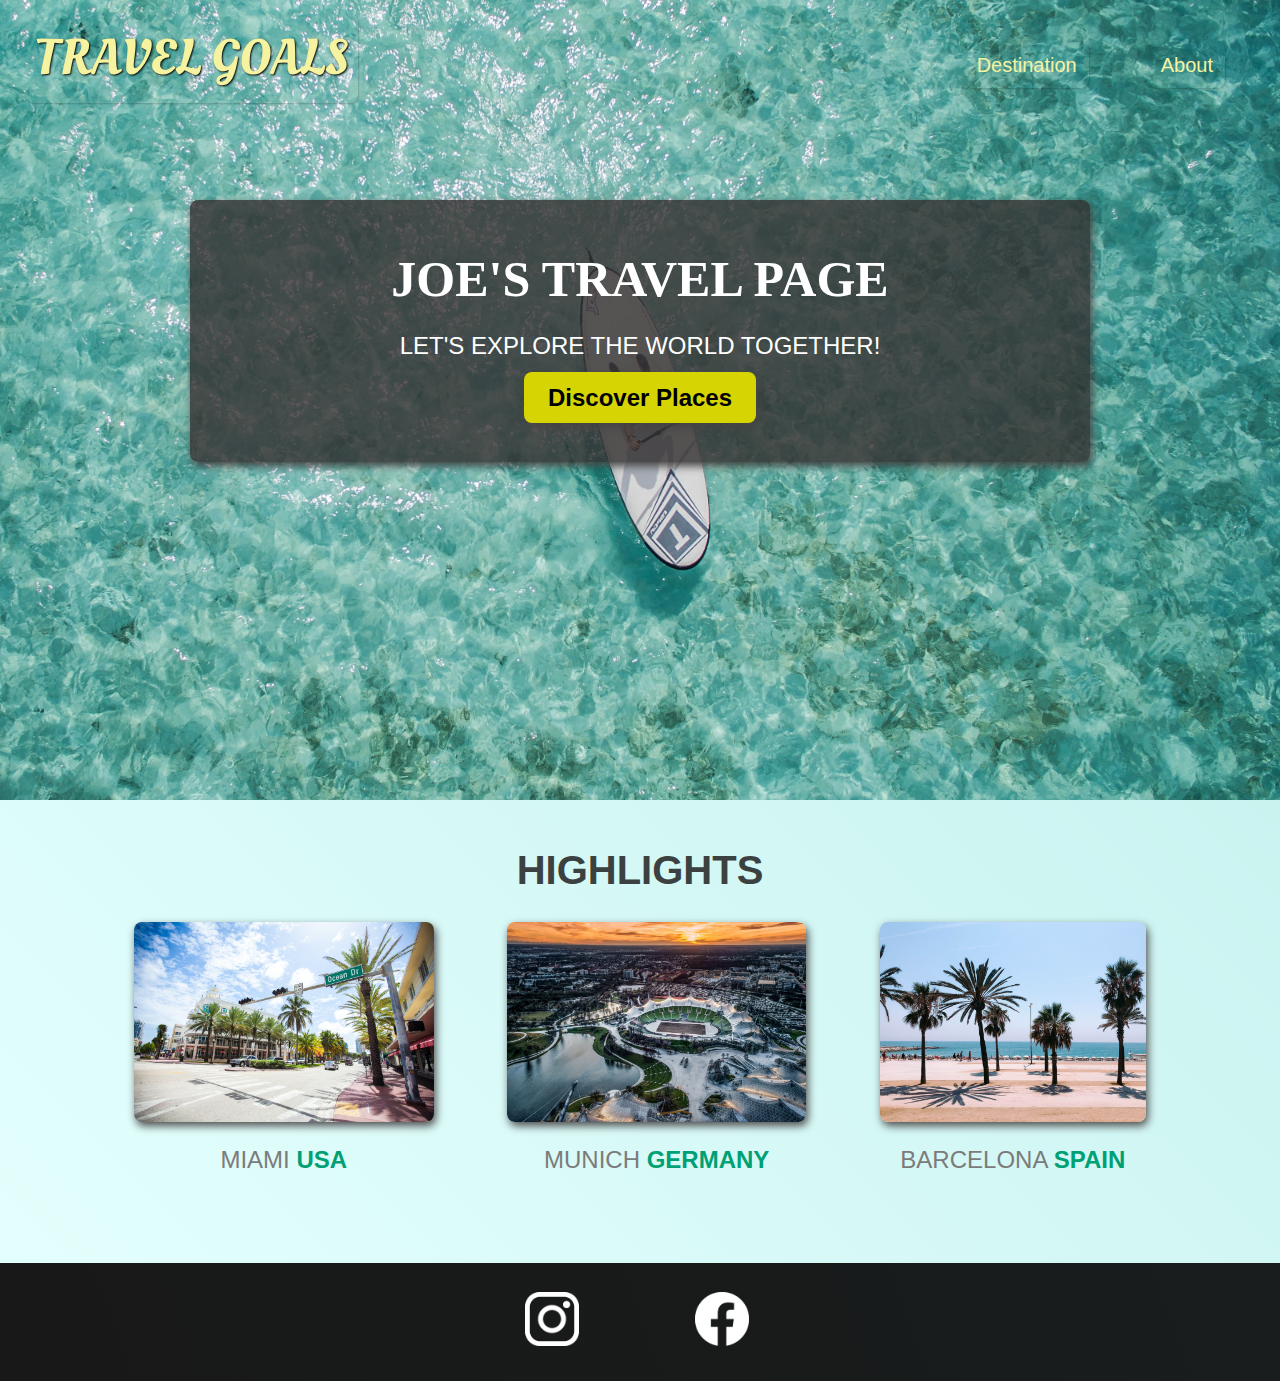
<file: index.html>
<!DOCTYPE html>
<html lang="en">
  <head>
    <meta charset="UTF-8" />
    <meta http-equiv="X-UA-Compatible" content="IE=edge" />
    <meta name="viewport" content="width=device-width, initial-scale=1.0" />
    <title>Travel Goals</title>
    <link rel="preconnect" href="https://fonts.googleapis.com" />
    <link rel="preconnect" href="https://fonts.gstatic.com" crossorigin />
    <link
      href="https://fonts.googleapis.com/css2?family=Oleo+Script&display=swap"
      rel="stylesheet"
    />
    <link rel="stylesheet" href="./CSS/shared.css " />
    <link rel="stylesheet" href="./CSS/index.css" />
  </head>
  <body>
    <header>
      <div id="page-logo">
        <a href="./index.html">Travel Goals</a>
      </div>
      <nav>
        <ul>
          <li><a href="./places.html">Destination</a></li>
          <li><a href="">About</a></li>
        </ul>
      </nav>
    </header>
    <main>
      <section id="black-box">
        <div>
          <h2>JOE'S TRAVEL PAGE</h2>
          <p>Let's Explore the World Together!</p>
          <a href="./places.html">Discover Places</a>
        </div>
      </section>
      <section id="highlights">
        <h2>Highlights</h2>
        <ul id="destinations">
          <li class="destination">
            <img
              src="./IMAGES/cities/miami.jpg"
              alt="Miami Streets on Sunny Day"
            />
            <p>Miami <strong>USA</strong></p>
          </li>
          <li class="destination">
            <img
              src="./IMAGES/cities/munich.jpg"
              alt="Munich Stadium View"
            />
            <p>Munich <strong>GERMANY</strong></p>
          </li>
          <li class="destination">
            <img
              src="./IMAGES/cities/barcelona.jpg"
              alt="Barcelona Beech View"
            />
            <p>Barcelona <strong>SPAIN</strong></p>
          </li>
        </ul>
      </section>
    </main>
    <footer>
      <ul>
        <li>
          <a href="https://www.instagram.com/">
          <img src="./IMAGES/icons/insta.png" 
        alt="Instagram Handle">
        </li>
        <li>
          <a href="https://www.facebook.com/">
          <img src="./IMAGES/icons/facebook.png" 
        alt="Facebook Handle">
      </li>
      </ul>
      
      </a>
    </footer>
  </body>
</html>
</file>
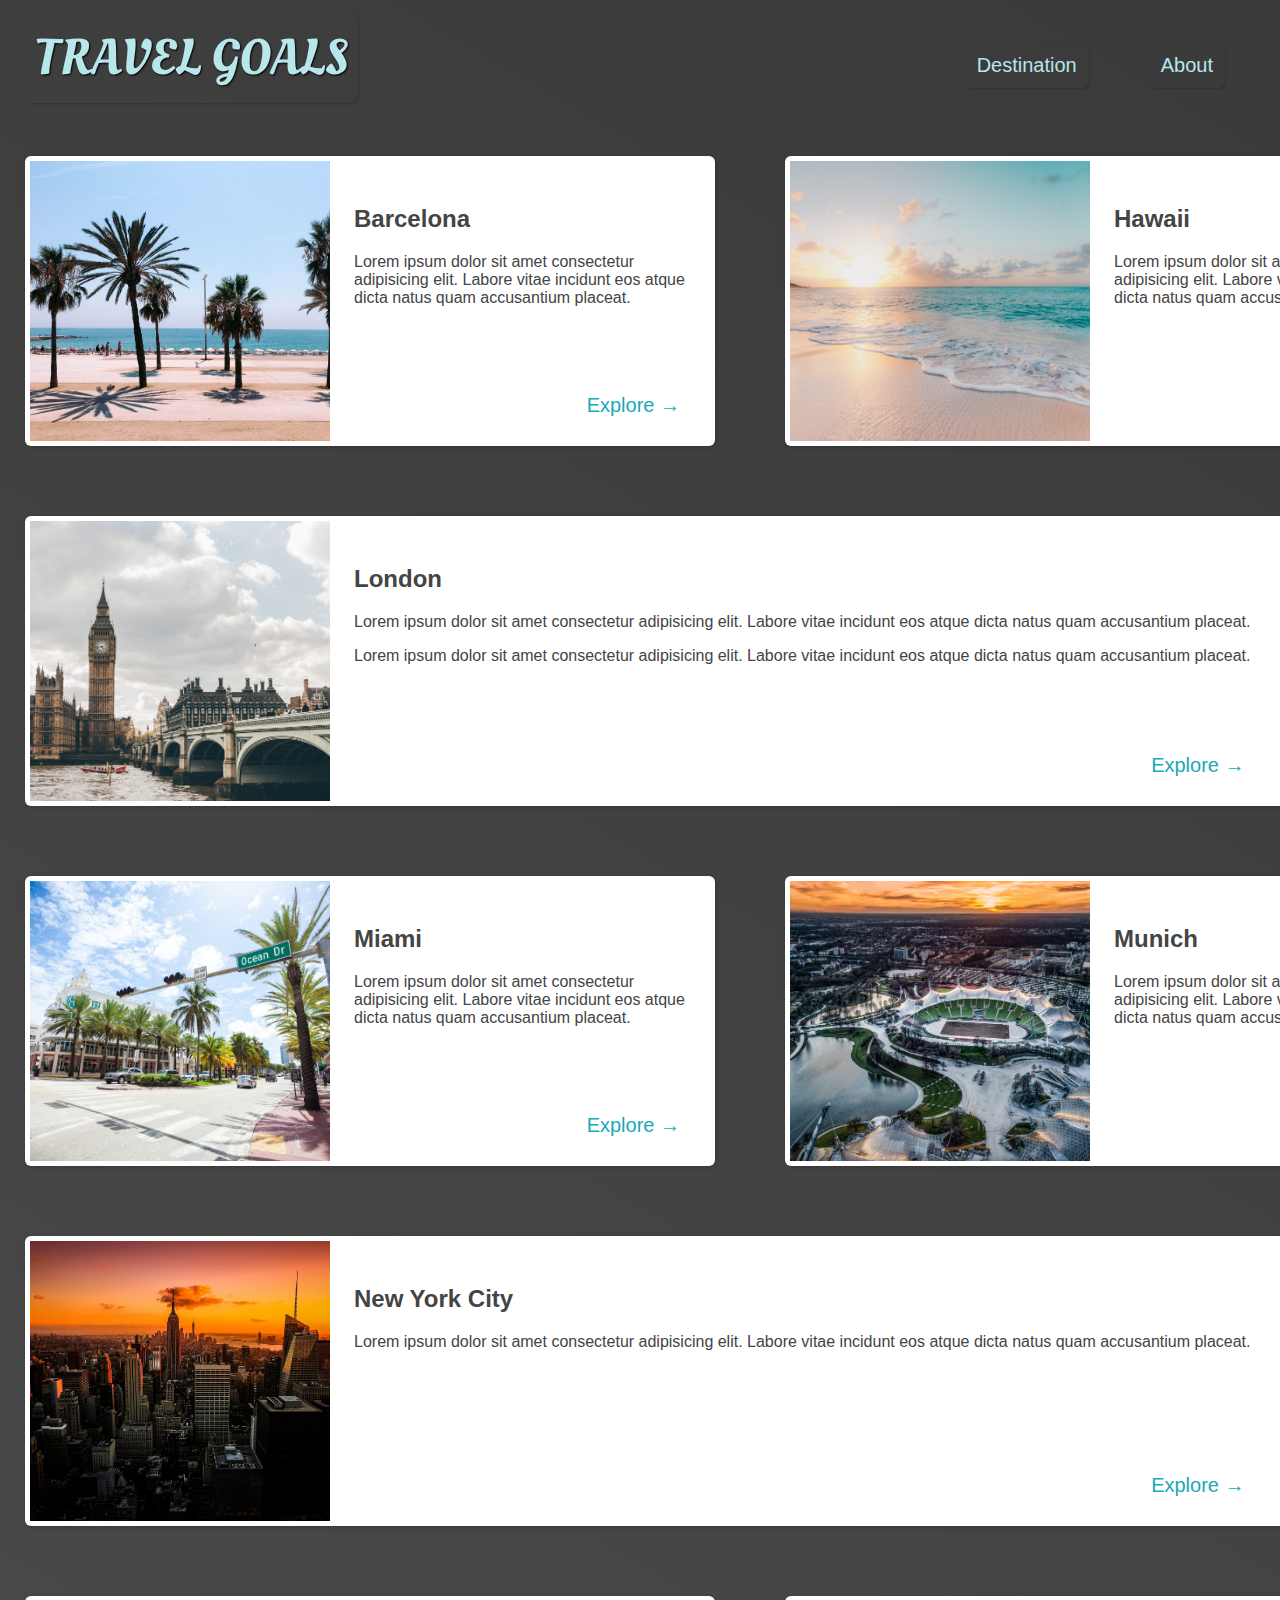
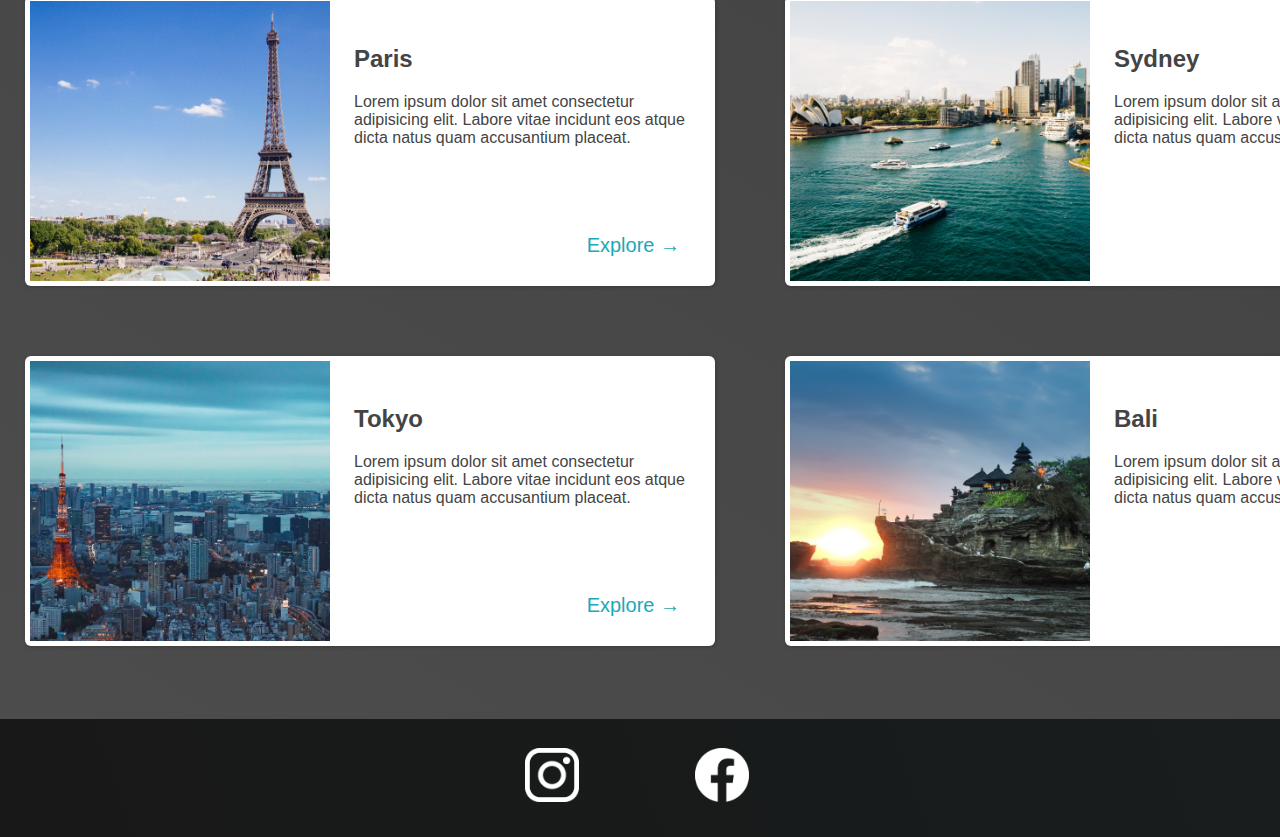
<file: places.html>
<!DOCTYPE html>
<html lang="en">
  <head>
    <meta charset="UTF-8" />
    <meta http-equiv="X-UA-Compatible" content="IE=edge" />
    <meta name="viewport" content="width=device-width, initial-scale=1.0" />
    <title>Travel Goals</title>
    <link 
      rel="preconnect" href="https://fonts.googleapis.com" />
    <link 
      rel="preconnect" href="https://fonts.gstatic.com" crossorigin />
    <link
      href="https://fonts.googleapis.com/css2?family=Oleo+Script&display=swap"
      rel="stylesheet"
    />
    <link rel="stylesheet" href="./CSS/shared.css" />
    <link rel="stylesheet" href="./CSS/places.css" />
  </head>
  <body>
    <header>
      <div id="page-logo">
        <a href="./index.html">Travel Goals</a>
      </div>
      <nav>
        <ul class="h-ul">
          <li><a href="./places.html">Destination</a></li>
          <li><a href="">About</a></li>
        </ul>
      </nav>
    </header>
    <main>
              <ul>
        <li>
          <img src="./IMAGES/cities-page-2/barcelona.jpg" alt="City of Barcelona" />
          <div class="item-content">
            <div>
              <h2>Barcelona</h2>
              <p>
                Lorem ipsum dolor sit amet consectetur adipisicing elit. Labore
                vitae incidunt eos atque dicta natus quam accusantium placeat.
              </p>
            </div>
            <div class="actions">
              <a href="https://en.wikipedia.org/wiki/Barcelona">Explore &#x2192</a>
            </div>
          </div>
        </li>
        <li>
          <img src="./IMAGES/cities-page-2/hawaii.jpg" alt="Hawaii beach" />
          <div class="item-content">
            <div>
              <h2>Hawaii</h2>
              <p>
                Lorem ipsum dolor sit amet consectetur adipisicing elit. Labore
                vitae incidunt eos atque dicta natus quam accusantium placeat.
              </p>
            </div>
            <div class="actions">
              <a href="hhttps://en.wikipedia.org/wiki/Hawaii">Explore &#x2192</a>
            </div>
          </div>
        </li>
        <li>
          <img src="./IMAGES/cities-page-2/london.jpg" alt="London city" />
          <div class="item-content">
            <div>
              <h2>London</h2>
              <p>
                Lorem ipsum dolor sit amet consectetur adipisicing elit. Labore
                vitae incidunt eos atque dicta natus quam accusantium placeat.
              </p>
              <p>
                Lorem ipsum dolor sit amet consectetur adipisicing elit. Labore
                vitae incidunt eos atque dicta natus quam accusantium placeat.
              </p>
            </div>
            <div class="actions">
              <a href="https://en.wikipedia.org/wiki/London">Explore &#x2192</a>
            </div>
          </div>
        </li>
        <li>
          <img src="./IMAGES/cities-page-2/miami.jpg" alt="Miami streets" />
          <div class="item-content">
            <div>
              <h2>Miami</h2>
              <p>
                Lorem ipsum dolor sit amet consectetur adipisicing elit. Labore
                vitae incidunt eos atque dicta natus quam accusantium placeat.
              </p>
            </div>
            <div class="actions">
              <a href="https://en.wikipedia.org/wiki/Miami">Explore &#x2192</a>
            </div>
          </div>
        </li>
        <li>
          <img src="./IMAGES/cities-page-2/munich.jpg" alt="Munich football stadium" />
          <div class="item-content">
            <div>
              <h2>Munich</h2>
              <p>
                Lorem ipsum dolor sit amet consectetur adipisicing elit. Labore
                vitae incidunt eos atque dicta natus quam accusantium placeat.
              </p>
            </div>
            <div class="actions">
              <a href="https://en.wikipedia.org/wiki/Munich">Explore &#x2192</a>
            </div>
          </div>
        </li>
        <li>
          <img src="./IMAGES/cities-page-2/new-york-city.jpg" alt="New York City skyline" />
          <div class="item-content">
            <div>
              <h2>New York City</h2>
              <p>
                Lorem ipsum dolor sit amet consectetur adipisicing elit. Labore
                vitae incidunt eos atque dicta natus quam accusantium placeat.
              </p>
            </div>
            <div class="actions">
              <a href="https://en.wikipedia.org/wiki/New_York_City"
                >Explore &#x2192</a
              >
            </div>
          </div>
        </li>
        <li>
          <img src="./IMAGES/cities-page-2/paris.jpg" alt="Paris city" />
          <div class="item-content">
            <div>
              <h2>Paris</h2>
              <p>
                Lorem ipsum dolor sit amet consectetur adipisicing elit. Labore
                vitae incidunt eos atque dicta natus quam accusantium placeat.
              </p>
            </div>
            <div class="actions">
              <a href="https://en.wikipedia.org/wiki/Paris">Explore &#x2192</a>
            </div>
          </div>
        </li>
        <li>
          <img src="./IMAGES/cities-page-2/sydney.jpg" alt="Sydney beach" />
          <div class="item-content">
            <div>
              <h2>Sydney</h2>
              <p>
                Lorem ipsum dolor sit amet consectetur adipisicing elit. Labore
                vitae incidunt eos atque dicta natus quam accusantium placeat.
              </p>
            </div>
            <div class="actions">
              <a href="https://en.wikipedia.org/wiki/Sydney">Explore &#x2192</a>
            </div>
          </div>
        </li>
        <li>
          <img src="./IMAGES/cities-page-2/tokyo.jpg" alt="Tokyo skyline" />
          <div class="item-content">
            <div>
              <h2>Tokyo</h2>
              <p>
                Lorem ipsum dolor sit amet consectetur adipisicing elit. Labore
                vitae incidunt eos atque dicta natus quam accusantium placeat.
              </p>
            </div>
            <div class="actions">
              <a href="https://en.wikipedia.org/wiki/Tokyo">Explore &#x2192</a>
            </div>
          </div>
        </li>
        <li>
          <img src="./IMAGES/cities-page-2/bali.jpg" alt="Bali beach" />
          <div class="item-content">
            <div>
              <h2>Bali</h2>
              <p>
                Lorem ipsum dolor sit amet consectetur adipisicing elit. Labore
                vitae incidunt eos atque dicta natus quam accusantium placeat.
              </p>
            </div>
            <div class="actions">
              <a href="https://en.wikipedia.org/wiki/Bali">Explore &#x2192</a>
            </div>
          </div>
        </li>
      </ul>
    </main>
    <footer>
        <ul>
          <li>
            <a href="https://www.instagram.com/">
            <img src="./IMAGES/icons/insta.png" 
          alt="Instagram Handle">
          </li>
          <li>
            <a href="https://www.facebook.com/">
            <img src="./IMAGES/icons/facebook.png" 
          alt="Facebook Handle">
        </li>
        </ul>
        
        </a>
      </footer>
    </body>
  </html>
</file>
<file: CSS/shared.css>
body {
  font-family: "Quicksand", sans-serif;
  margin: 0px;
}

header {
  display: flex;
  align-content: center;
  justify-content: space-between;
  position: absolute;
  width: 100%;
  padding: 24px 25px;
  top: 0;
  left: 0;
  box-sizing: border-box;
}

#page-logo a {
  padding: 10px;
  font-family: "Oleo Script", sans-serif;
  color: rgb(245, 243, 160);
  font-size: 50px;
  text-decoration: none;
  text-transform: uppercase;
  text-shadow: 1px 1px 2px rgb(0, 0, 0);
  color: rgb(245, 243, 160);
}

#page-logo a:hover {
  color: rgb(0, 0, 0);
}

ul {
  list-style: none;
  margin: 0;
  padding: 0;
  display: flex;
  flex-direction: row;
  justify-content: center;
  align-content: center;
}

li {
  margin: 25px;
  padding: 5px;
}

li a {
  text-decoration: none;
  font-family: "Lucida Sans", "Lucida Sans Regular", "Lucida Grande",
    "Lucida Sans Unicode", Geneva, Verdana, sans-serif;
  font-size: 20px;
}

header a {
  color: rgb(245, 243, 160);
  text-decoration: none;
  font-size: 20px;
  padding: 12px;
  box-shadow: 1px 1px 2px rgba(0, 0, 0, 0.2);
  border-radius: 8px;
}

header a:hover {
  color: rgb(77, 77, 77);
  background-color: rgb(252, 251, 0);
}

#highlights {
  padding: 24px;
  background: linear-gradient(45deg, rgb(227, 255, 253), rgb(202, 243, 240));
}

#highlights h2 {
  text-align: center;
  text-transform: uppercase;
  color: rgb(59, 65, 64);
  font-size: 40px;
  text-align: center;
  margin: 24px 0;
}

#destinations {
  display: flex;
  width: 90%;
  margin: auto;
  margin-bottom: 40px;
  justify-content: space-evenly;
}

.destination {
  margin: 0 20px;
  list-style: none;
}

.destination p {
  text-align: center;
  font-size: 24px;
  color: rgb(124, 123, 123);
  text-transform: uppercase;
  margin: 20px 0;
}

.destination img {
  height: 200px;
  width: 100%;
  box-shadow: 2px 4px 8px rgb(77, 77, 77);
  border-radius: 8px;
  object-fit: cover;
}

.destination strong {
  color: rgb(0, 160, 117);
}

footer {
  background: linear-gradient(70deg, rgb(24, 24, 24), rgb(25, 29, 29));
  justify-content: center;
  padding: 24px 0;
}

footer li {
  width: 60px;
  height: 60px;
  margin: 0 50px;
}

footer img {
  height: 90%;
  width: 90%;
}
</file>
<file: CSS/index.css>
#black-box {
  height: 800px;
  background-image: url("../IMAGES/ocean.jpg");
  background-position: center;
  background-size: cover;
}

#black-box div {
  width: 900px;
  text-align: center;
  margin: 0px auto;
  padding: 50px 0px;
  background-color: rgba(51, 47, 47, 0.8);
  box-shadow: 2px 4px 8px rgb(68, 67, 67);
  border-radius: 8px;
  position: relative;
  top: 200px;
}

#black-box h2 {
  font-size: 50px;
  text-transform: uppercase;
  color: white;
  font-family: "Raleway", sans-serifs;
  margin: 0;
}

#black-box p {
  font-size: 24px;
  color: white;
  text-transform: uppercase;
  font-weight: 300;
}

#black-box a {
  font-size: 24px;
  font-weight: 700;
  color: rgb(0, 0, 0);
  background-color: rgb(215, 212, 4);
  text-decoration: none;
  padding: 12px 24px;
  border-radius: 8px;
  box-shadow: 2px 4px 8px rgb(68, 67, 67);
}

#black-box a:hover {
  background-color: rgb(183, 180, 12);
}
</file>
<file: CSS/places.css>
body {
  background: linear-gradient(30deg, rgb(77, 77, 77), rgb(58, 58, 58));
  color: rgb(68, 68, 68);
}

#page-logo a {
  color: rgb(183, 230, 235);
}

header {
  position: static;
}

header nav a:hover {
  background-color: rgb(183, 230, 235);
  color: rgb(58, 58, 58);
}

header a:hover {
  background-color: rgb(183, 230, 235);
  color: rgb(58, 58, 58);
}

header a {
  color: rgb(183, 230, 235);
}

main ul {
  width: 1500px;
  margin: 0 auto 48px auto;
  display: grid;
  grid-template-columns: 1fr 1fr;
  gap: 20px 20px;
}

main li {
  padding: 0px auto;
  display: flex;
  flex-direction: row;
  background-color: white;
  box-shadow: 1px 1px 4px rgba(0, 0, 0, 0.2);
  border-radius: 6px;
  overflow: hidden;
}

li:nth-of-type(3) {
  grid-column: 1/span 2;

}

li:nth-of-type(6) {
  grid-column: 1/span 2;
}

main li img {
  width: 300px;
  height: 280px;
  object-fit: cover;
}

.item-content {
  padding: 24px;
  display: flex;
  flex-direction: column;
  justify-content: space-between;
}

.actions {
  text-align: end;
}

.actions a {
  font-family: 'Franklin Gothic Medium', 'Arial Narrow', 'Arial', sans-serif;
  padding: 6px;
  color: rgb(26, 169, 182);
}

.actions a:hover {
  background-color: rgb(235, 253, 255);
}
</file>
